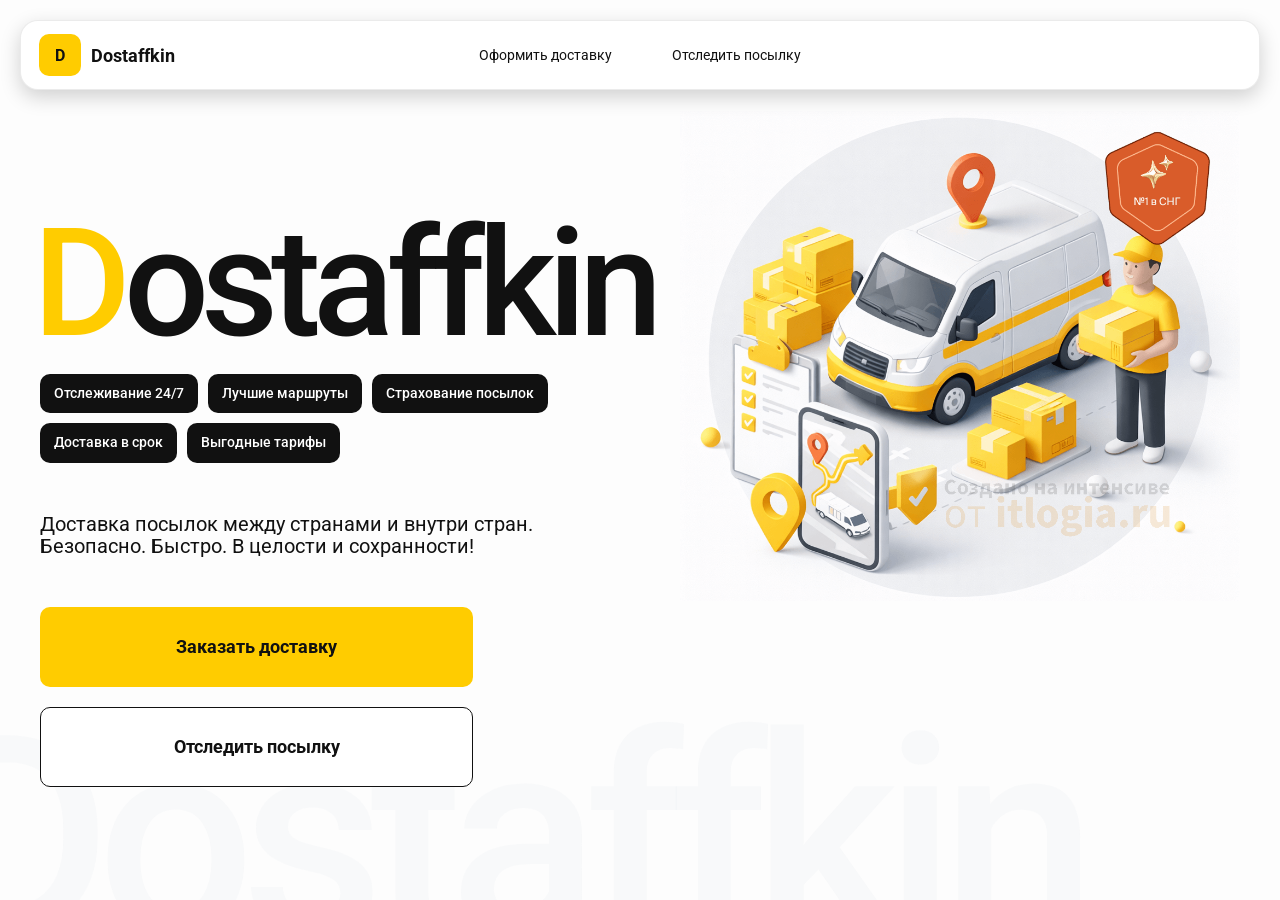
<file: index.html>
<!doctype html>
<html lang="ru">

<head>
    <meta charset="utf-8" />
    <meta name="viewport" content="width=device-width,initial-scale=1,maximum-scale=1,user-scalable=0" />
    <title>Dostaffkin — Доставка посылок между странами и внутри стран. Безопасно. Быстро. В целости и сохранности!
    </title>

    <link href="styles/base.css" rel="stylesheet" />
    <link href="styles/base_adaptive.css" rel="stylesheet" />

    <link href="styles/index.css" rel="stylesheet" />
    <link href="styles/index_adaptive.css" rel="stylesheet" />
</head>


<body>
    <div class="container">
        <header class="header">
            <a class="header-brand" href="#">
                <div class="header-logo">D</div>
                <div class="header-title">Dostaffkin</div>
            </a>
            <nav class="header-menu">
                <a class="header-link" href="./order.html">Оформить <span>доставку</span></a>
                <a class="header-link" href="./track.html">Отследить <span>посылку</span></a>
            </nav>
        </header>


        <main class="main">
            <section class="main-info">
                <div class="main-title">
                    <span>D</span>ostaffkin
                </div>

                <div class="main-features">
                    <div class="main-feature">Отслеживание 24/7</div>
                    <div class="main-feature">Лучшие маршруты</div>
                    <div class="main-feature">Страхование посылок</div>
                    <div class="main-feature">Доставка в срок</div>
                    <div class="main-feature">Выгодные тарифы</div>
                </div>

                <div class="main-description">
                    Доставка посылок между странами и внутри стран.
                    Безопасно. Быстро. В целости и сохранности!
                </div>

                <div class="main-actions">
                    <a class="button" type="button" href="./order.html">Заказать доставку</a>
                    <a class="button button-white" type="button" href="./track.html">Отследить посылку</a>
                </div>
            </section>
            <div class="main-title-ghost">Dostaffkin</div>
            <section class="main-image">
                <img src="images/main-image.png" alt="Main image" />
            </section>


        </main>



    </div>



</body>

</html>
</file>
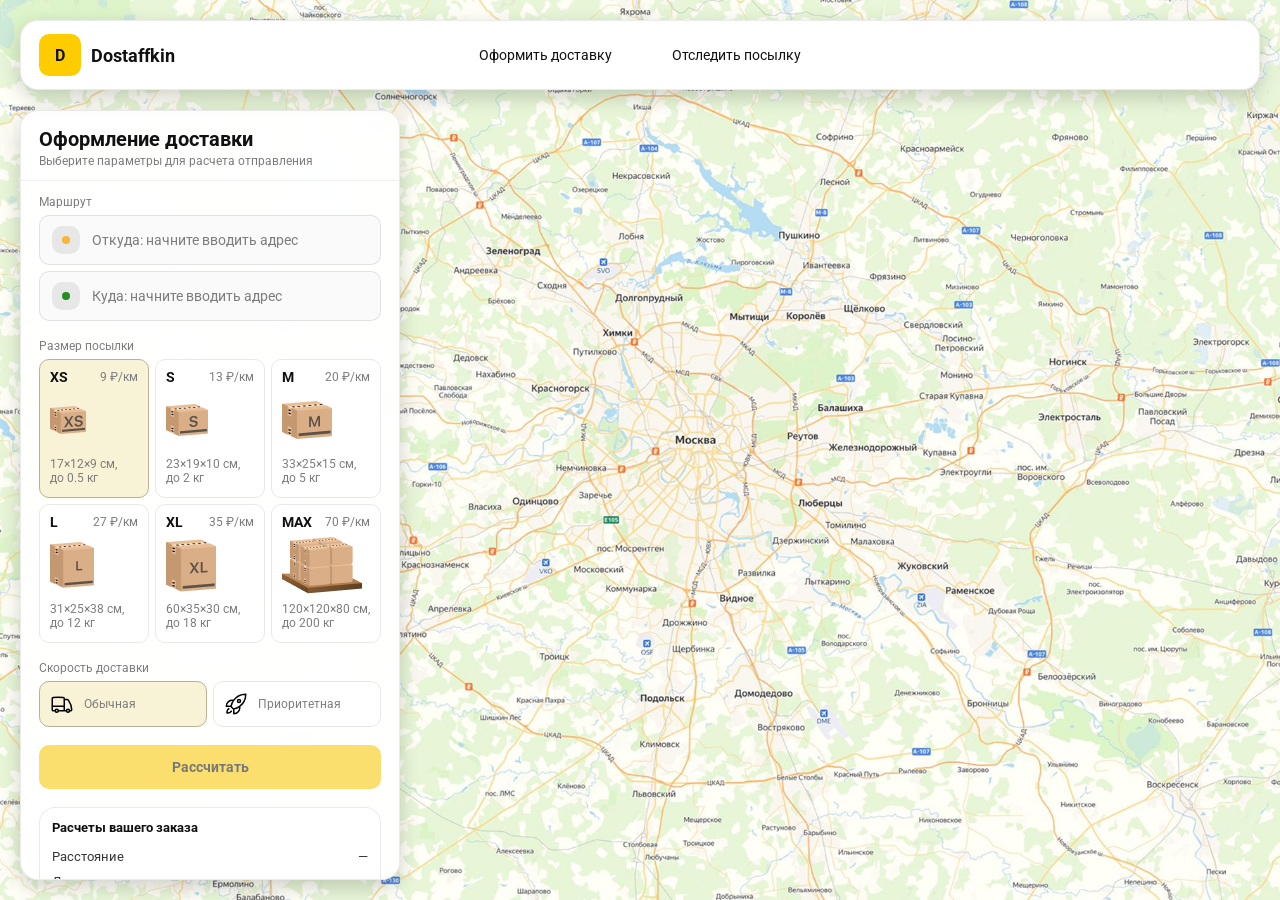
<file: order.html>
<!doctype html>
<html lang="ru">

<head>
    <meta charset="utf-8" />
    <meta name="viewport" content="width=device-width,initial-scale=1,maximum-scale=1,user-scalable=0" />
    <title>Оформление доставки</title>

    <link rel="stylesheet" href="styles/base.css" />
    <link rel="stylesheet" href="styles/base_adaptive.css" />

    <link rel="stylesheet" href="styles/order.css" />
    <link rel="stylesheet" href="styles/order_adaptive.css" />
</head>

<body>
    <div id="map"></div>


    <header class="header">
        <a class="header-brand" href="./index.html">
            <div class="header-logo">D</div>
            <div class="header-title">Dostaffkin</div>
        </a>
        <nav class="header-menu">
            <a class="header-link" href="#">Оформить <span>доставку</span></a>
            <a class="header-link" href="./track.html">Отследить <span>посылку</span></a>
        </nav>
    </header>
    <aside class="main" id="sidebar">
        <div class="main-header">
            <div class="main-title">Оформление доставки</div>
            <div class="main-text">Выберите параметры для расчета отправления</div>
        </div>
        <div class="main-content">
            <div class="main-route">
                <div class="main-block-title">Маршрут</div>
                <div class="main-fields">
                    <div class="main-field" id="fromField">
                        <div class="main-pin"></div>
                        <input id="from" placeholder="Откуда: начните вводить адрес" autocomplete="off" />
                        <div class="main-ac" id="fromAc" role="listbox" aria-label="Подсказки адресов"></div>
                    </div>

                    <div class="main-field" id="toField">
                        <div class="main-pin"></div>
                        <input id="to" placeholder="Куда: начните вводить адрес" autocomplete="off" />
                        <div class="main-ac" id="toAc" role="listbox" aria-label="Подсказки адресов"></div>
                    </div>
                </div>
            </div>
            <div class="main-package">
                <div class="main-block-title">Размер посылки</div>

                <div class="main-sizes">
                    <div class="main-size-card is-active" data-value="xs">
                        <div class="main-size-top">
                            <div class="main-size-label">XS</div>
                            <div class="main-size-rate">9 ₽/км</div>
                        </div>
                        <div class="main-size-media">
                            <img src="images/sizes/xs.png" alt="Короб XS" />
                        </div>
                        <div class="main-size-description">17×12×9 см,<br>до 0.5 кг</div>
                    </div>

                    <div class="main-size-card" data-value="s">
                        <div class="main-size-top">
                            <div class="main-size-label">S</div>
                            <div class="main-size-rate">13 ₽/км</div>
                        </div>
                        <div class="main-size-media">
                            <img src="images/sizes/s.png" alt="Короб S" />
                        </div>
                        <div class="main-size-description">23×19×10 см,<br>до 2 кг</div>
                    </div>

                    <div class="main-size-card" data-value="m">
                        <div class="main-size-top">
                            <div class="main-size-label">M</div>
                            <div class="main-size-rate">20 ₽/км</div>
                        </div>
                        <div class="main-size-media">
                            <img src="images/sizes/m.png" alt="Короб M" />
                        </div>
                        <div class="main-size-description">33×25×15 см,<br>до 5 кг</div>
                    </div>

                    <div class="main-size-card" data-value="l">
                        <div class="main-size-top">
                            <div class="main-size-label">L</div>
                            <div class="main-size-rate">27 ₽/км</div>
                        </div>
                        <div class="main-size-media">
                            <img src="images/sizes/l.png" alt="Короб L" />
                        </div>
                        <div class="main-size-description">31×25×38 см,<br>до 12 кг</div>
                    </div>

                    <div class="main-size-card" data-value="xl">
                        <div class="main-size-top">
                            <div class="main-size-label">XL</div>
                            <div class="main-size-rate">35 ₽/км</div>
                        </div>
                        <div class="main-size-media">
                            <img src="images/sizes/xl.png" alt="Короб XL" />
                        </div>
                        <div class="main-size-description">60×35×30 см,<br>до 18 кг</div>
                    </div>

                    <div class="main-size-card" data-value="max">
                        <div class="main-size-top">
                            <div class="main-size-label">MAX</div>
                            <div class="main-size-rate">70 ₽/км</div>
                        </div>
                        <div class="main-size-media main-size-media-palleta">
                            <img src="images/sizes/max.png" alt="Паллета" />
                        </div>
                        <div class="main-size-description">120×120×80 см,<br>до 200 кг</div>
                    </div>
                </div>
            </div>
<div class="main-speed">
    <div class="main-block-title">Скорость доставки</div>

    <div class="main-speeds">
        <div class="main-speed-card is-active" data-value="regular">
            <img class="main-speed-media" src="images/icons/regular.svg" alt="Regular"/>
            <div class="main-speed-description">Обычная</div>
        </div>
        <div class="main-speed-card" data-value="fast">
            <img class="main-speed-media" src="images/icons/fast.svg" alt="Fast"/>
            <div class="main-speed-description">Приоритетная</div>
        </div>

    </div>
</div>
            <div class="main-calculate-block">
                <button id="calc" class="button calculate-button" type="button" disabled>Рассчитать</button>
            </div>
            <div class="main-result" id="result">
                <div class="main-result-title">Расчеты вашего заказа</div>
                <div class="main-result-lines">
                    <div class="main-result-line"><span>Расстояние</span><span id="distanceValue">—</span></div>
                    <div class="main-result-line"><span>Доставим через</span><span id="durationValue">—</span></div>
                    <div class="main-result-line"><span>Тариф</span><span id="rateValue">—</span></div>
                </div>
                <div class="main-price">
                    <div class="main-price-label">Итого</div>
                    <div class="main-price-value" id="totalValue">—</div>
                </div>
            </div>

            <div class="main-order-box">
                <div class="main-order-form" id="orderForm">
                    <div class="main-order-title">Оформление доставки</div>
                    <div class="main-block-info-row">
                        <div class="main-block-title">Контакты</div>
                        <div class="order-fields">
                            <div class="main-field">
                                <input id="customerName" placeholder="Ваше имя" autocomplete="off" />
                            </div>
                            <div class="main-field">
                                <input id="customerPhone" placeholder="Ваш телефон" autocomplete="off"
                                    inputmode="tel" />
                            </div>
                        </div>
                    </div>
                    <div class="main-block-info-row extra-info">
                        <div class="main-block-title">Дополнительная информация</div>
                        <div class="main-field textarea">
                            <textarea id="comment" placeholder="Детали доставки и комментарии"></textarea>
                        </div>
                    </div>
                    <button id="submit" class="button main-submit-request" type="button" disabled>Отправить
                        заявку
                    </button>
                </div>

                <div class="main-order-success" id="orderSuccess">
                    <div class="main-success-icon">✓</div>
                    <div class="main-success-title">Заявка отправлена!</div>
                    <div class="main-success-title">Номер отправления – <span id="orderId"></span></div>
                    <div class="main-success-subtitle">Мы скоро свяжемся с вами</div>
                </div>
            </div>



        </div>




    </aside>




</body>

</html>
</file>
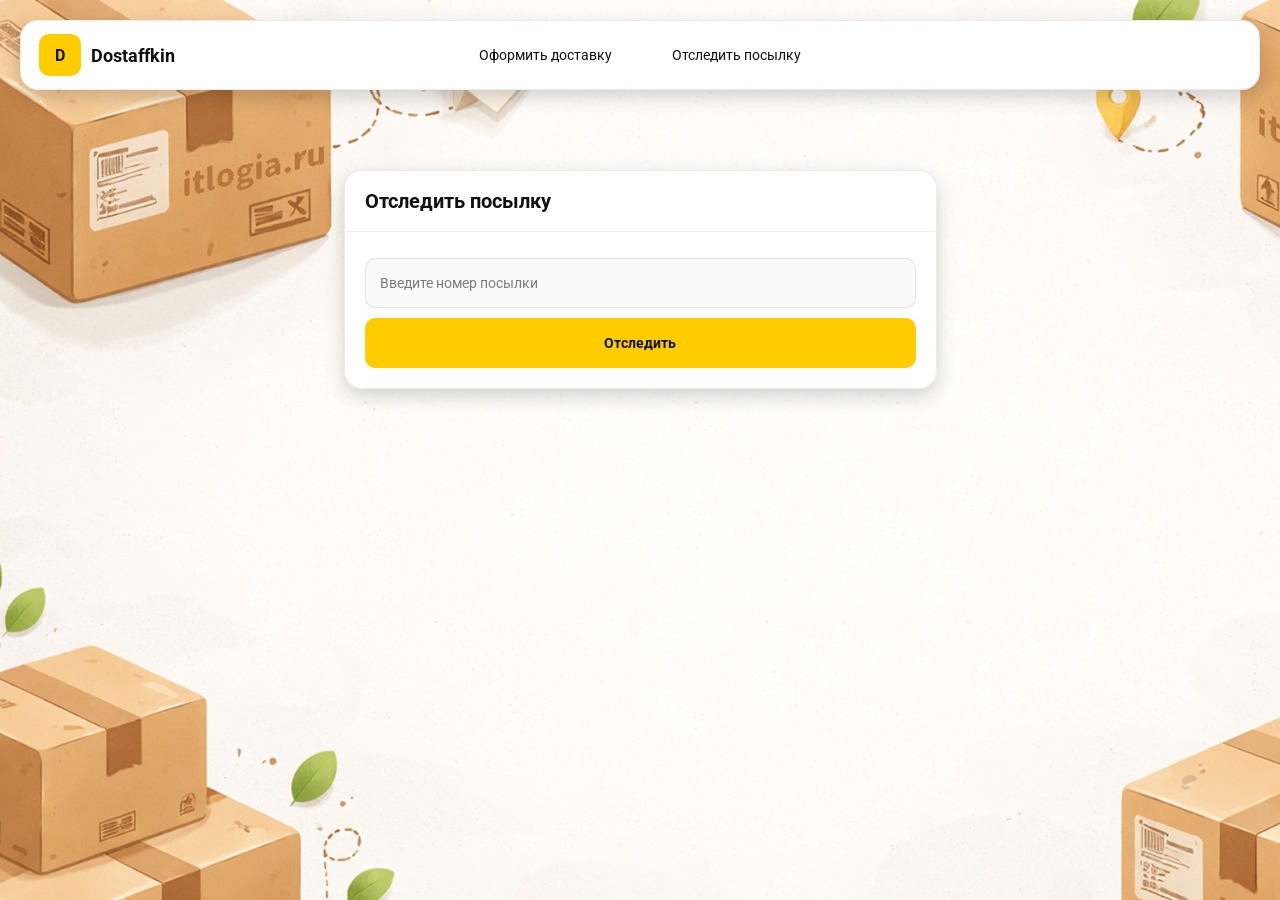
<file: track.html>
<!doctype html>
<html lang="ru">

<head>
    <meta charset="utf-8" />
    <meta name="viewport" content="width=device-width,initial-scale=1,maximum-scale=1,user-scalable=0" />
    <title>Отследить посылку</title>
    <link rel="stylesheet" href="styles/base.css" />
    <link rel="stylesheet" href="styles/base_adaptive.css" />

    <link rel="stylesheet" href="styles/track.css" />
    <link rel="stylesheet" href="styles/track_adaptive.css" />
</head>

<body>
    <div class="container">
        <header class="header">
            <a class="header-brand" href="./index.html">
                <div class="header-logo">D</div>
                <div class="header-title">Dostaffkin</div>
            </a>
            <nav class="header-menu">
                <a class="header-link" href="./order.html">Оформить <span>доставку</span></a>
                <a class="header-link" href="#">Отследить <span>посылку</span></a>
            </nav>
        </header>
        <main class="track-content">
            <section class="track-card track-search">
                <div class="track-title">Отследить посылку</div>
                <div class="track-action">
                    <div class="main-field track-field">
                        <input id="trackNumber" placeholder="Введите номер посылки" autocomplete="off" />
                    </div>
                    <button id="trackButton" class="button track-button" type="button">Отследить</button>
                </div>
            </section>

            <section class="track-card track-result" id="trackResult">
                <div class="track-result-header">
                    <div class="track-id" id="trackIdValue"></div>
                    <div class="track-routes">
                        <div class="track-route">
                            <div class="track-route-pin">
                                <svg xmlns="http://www.w3.org/2000/svg" fill="none" viewBox="0 0 24 24"
                                    stroke-width="1.5" stroke="orange" class="size-6">
                                    <path stroke-linecap="round" stroke-linejoin="round"
                                        d="M15 10.5a3 3 0 1 1-6 0 3 3 0 0 1 6 0Z" />
                                    <path stroke-linecap="round" stroke-linejoin="round"
                                        d="M19.5 10.5c0 7.142-7.5 11.25-7.5 11.25S4.5 17.642 4.5 10.5a7.5 7.5 0 1 1 15 0Z" />
                                </svg>
                            </div>
                            <div class="track-route-address" id="trackFromValue">
                                Откуда: Москва, улица Арбат, 1
                            </div>
                        </div>
                        <div class="track-route track-route-arrow">
                            <svg xmlns="http://www.w3.org/2000/svg" fill="none" viewBox="0 0 24 24" stroke-width="1.5"
                                stroke="currentColor" class="size-6">
                                <path stroke-linecap="round" stroke-linejoin="round"
                                    d="M19.5 13.5 12 21m0 0-7.5-7.5M12 21V3" />
                            </svg>
                        </div>
                        <div class="track-route">
                            <div class="track-route-pin">
                                <svg xmlns="http://www.w3.org/2000/svg" fill="none" viewBox="0 0 24 24"
                                    stroke-width="1.5" stroke="green" class="size-6">
                                    <path stroke-linecap="round" stroke-linejoin="round"
                                        d="M15 10.5a3 3 0 1 1-6 0 3 3 0 0 1 6 0Z" />
                                    <path stroke-linecap="round" stroke-linejoin="round"
                                        d="M19.5 10.5c0 7.142-7.5 11.25-7.5 11.25S4.5 17.642 4.5 10.5a7.5 7.5 0 1 1 15 0Z" />
                                </svg>
                            </div>
                            <div class="track-route-address" id="trackToValue">
                                Куда: Минск, проспект Независимости, 58
                            </div>
                        </div>
                    </div>
                </div>
                <div class="track-info">
                    <div class="track-status-title">Статус данной посылки:</div>
                    <div class="track-status-list" id="trackStatusList">


                        <div class="track-status created">
                            <img src="images/icons/created.svg" class="track-status-icon" alt="Created">
                            <div class="track-status-text">
                                <div class="track-status-text-state">Создан</div>
                                <div class="track-status-text-date">10.01.2026</div>
                            </div>
                        </div>

                        <div class="track-status in-way">
                            <img src="images/icons/in-way.svg" class="track-status-icon" alt="In way">
                            <div class="track-status-text">
                                <div class="track-status-text-state">В пути: Москва</div>
                                <div class="track-status-text-date">18.01.2026</div>
                            </div>
                        </div>

                        <div class="track-status ready">
                            <img src="images/icons/ready.svg" class="track-status-icon" alt="Ready">
                            <div class="track-status-text">
                                <div class="track-status-text-state">Готов к выдаче</div>
                                <div class="track-status-text-date">25.01.2026</div>
                            </div>
                        </div>

                        <div class="track-status done">
                            <img src="images/icons/done.svg" class="track-status-icon" alt="Done">
                            <div class="track-status-text">
                                <div class="track-status-text-state">Вручен</div>
                                <div class="track-status-text-date">27.01.2026</div>
                            </div>
                        </div>

                    </div>
                </div>
            </section>



        </main>







    </div>
</body>

</html>
</file>
<file: styles/base.css>
*, *::before, *::after {
    box-sizing: border-box;
}

@font-face {
    font-family: "Roboto";
    src: url("../fonts/Roboto-Regular.ttf");
    font-weight: normal;
}

@font-face {
    font-family: "Roboto";
    src: url("../fonts/Roboto-Bold.ttf");
    font-weight: bold;
}

@font-face {
    font-family: "Roboto";
    src: url("../fonts/Roboto-Medium.ttf");
    font-weight: 500;
}

html, body {
    margin: 0;
    color: #111111;
    font-family: "Roboto", sans-serif;
}

body {
    background: #FDFDFD;
}

.header {
    border-radius: 18px;
    box-shadow: 0 7px 20px 0 #0000002E;
    backdrop-filter: blur(10px);
    background: #ffffff;
    left: 20px;
    border: 1px solid rgba(0, 0, 0, 0.08);
    position: fixed;
    right: 20px;
    top: 20px;
    padding: 14px 18px;
    height: 70px;
    display: flex;
    align-items: center;
    z-index: 6;
}
.header-brand {
    display: flex;
    align-items: center;
    text-decoration: none;
    gap: 10px;
}

.header-logo {
    width: 42px;
    height: 42px;
    border-radius: 10px;
    background: #FFCC00;
    display: grid;
    place-items: center;
    font-weight: bold;
    color: #111;
}

.header-title {
    font-size: 18px;
    font-weight: bold;
    color: #111111;
    text-decoration: none;
}

.header-menu {
    display: flex;
    align-items: center;
    gap: 60px;
    margin: 0;
    position: absolute;
    left: 50%;
    transform: translateX(-50%);
}

.header-link {
    font-size: 14px;
    color: #111111;
    text-decoration: none;
}
.button {
    border: 0;
    outline: none;
    height: 44px;
    border-radius: 10px;
    font-size: 14px;
    font-weight: bold;
    cursor: pointer;
    font-family: inherit;
    transition: transform .08s ease, opacity .12s ease;
    background: #ffcc00;
    color: #111111;
    text-align: center;
    text-decoration: none;
}

.button:hover {
    background-color: #E5BC19;
}

.button:disabled {
    cursor: not-allowed;
    background-color: #FADE6E;
    color: #787878;
    transform: none;
}

.button.button-white {
    background: #ffffff;
    border: 1px solid #111111;
}

.button.button-white:hover {
    background: rgb(241 241 241);
}
.main-field {
    display: flex;
    align-items: center;
    margin-top: 6px;
    gap: 10px;
    border: 1px solid #1111111A;
    background: #FAFAFA;
    border-radius: 10px;
    padding: 10px 12px;
    position: relative;
    box-sizing: border-box;
    height: 50px;
}

.main-field.textarea {
    height: auto;
}

.main-pin {
    width: 28px;
    height: 28px;
    border-radius: 10px;
    background: rgba(17, 17, 17, 0.08);
    display: grid;
    place-items: center;
    flex: 0 0 auto;
    position: relative;
}

.main-pin::before {
    content: "";
    width: 8px;
    height: 8px;
    border-radius: 999px;
    background: orange;
    opacity: .75;
    display: block;
}

.main-field:last-child .main-pin::before {
    background: green;
    opacity: .85;
}

input, textarea {
    width: 100%;
    border: 0;
    outline: none;
    background: transparent;
    font-size: 14px;
    color: #111111;
    font-family: inherit;
}

textarea {
    resize: vertical;
    min-height: 72px;
    padding: 2px 0;
}

input::placeholder, textarea::placeholder {
    color: #7C7C7C;
}

.main-field:focus-within {
    border-color: rgba(0, 0, 0, 0.20);
    box-shadow: 0 0 0 4px rgba(255, 204, 0, 0.35);
    background: rgba(255, 255, 255, 0.75);
}
</file>
<file: styles/base_adaptive.css>
@media (max-width: 767px) {
    .header {
        left: 10px;
        right: 10px;
        top: 10px;
    }

    .header-link span {
        display: none;
    }

    .header-menu {
        gap: 20px;
        justify-content: flex-start;
        margin: 0 0 0 30px;
        position: static;
        transform: none;
    }
}

@media (max-width: 420px) {
    .header-title {
        display: none;
    }
}

@media (max-width: 374px) {
    .header-menu {
        gap: 10px;
        margin: 0 0 0 10px;
    }
}
</file>
<file: styles/index.css>
.container {
    overflow: hidden;
    min-height: 100vh;
}
.main {
    padding: 111px 40px 40px;
    position: relative;
    display: flex;
}
.main-info {
    max-width: 840px;
    width: 100%;
    position: relative;
}
.main-title {
    margin-top: 98px;
    font-weight: 500;
    font-size: 200px;
    line-height: 1;
    letter-spacing: -0.05em;
    color: #111111;
    left: -15px;
    position: relative;
}

.main-title span {
    color: #ffcc00;
}
.main-features {
    margin-top: 15px;
    display: flex;
    flex-wrap: wrap;
    gap: 10px;
}

.main-feature {
    background: #111111;
    color: #ffffff;
    padding: 12px 14px;
    font-weight: 500;
    font-size: 14px;
    line-height: 1.1;
    border-radius: 10px;
}
.main-description {
    margin-top: 50px;
    max-width: 500px;
    font-size: 20px;
    line-height: 1.1;
    color: #111111;
}
.main-actions {
    margin-top: 50px;
    display: flex;
    flex-direction: column;
    gap: 20px;
}

.main-actions .button {
    height: 80px;
    width: 433px;
    font-size: 18px;
    font-weight: bold;
    place-items: center;
    display: grid;
}
.main-title-ghost {
    position: absolute;
    z-index: -1;
    left: -70px;
    bottom: -150px;
    font-weight: 500;
    font-size: 278px;
    line-height: 1;
    letter-spacing: -0.05em;
    color: #ECEDF04D;
}
.main-image {
    width: 1024px;
    top: 100px;
    z-index: -2;
}

.main-image img {
    width: 100%;
    max-width: 1024px;
    height: auto;
    display: block;
}
</file>
<file: styles/index_adaptive.css>
@media (max-width: 1760px) {
    .main-title {
        font-size: 150px;
        left: -7px;
    }

    .main-info {
        max-width: 640px;
    }
}
@media (max-width: 1200px) {
    .main-info {
        max-width: 540px;
    }

    .main {
        padding: 111px 20px 20px;
    }

    .main-title {
        font-size: 120px;
        left: -4px;
    }

    .main-title-ghost {
        font-size: 220px;
    }
}
@media (max-width: 1024px) {
    .main-title {
        margin-top: 30px;
    }

    .main {
        flex-direction: column-reverse;
    }

    .main-image {
        max-width: 350px;
        position: absolute;
        left: 370px;
        top: 370px;
    }

    .main-info {
        max-width: 100%;
    }

    .main-actions {
        gap: 10px;
    }

    .main-actions .button {
        height: 50px;
        font-size: 14px;
        width: auto;
        max-width: 300px;
    }

    .main-description {
        max-width: 350px;
    }
}
@media (max-width: 570px) {
    .main-title {
        font-size: 88px;
    }

    .main-description {
        max-width: 100%
    }

    .main-actions {
       width: 100%;
    }

    .main-actions .button {
        width: 100%;
        max-width: 100%
    }

    .main-image {
        max-width: 650px;
        position: absolute;
        left: 170px;
        top: 70px;
        opacity: 0.2;
    }
}
@media (max-width: 400px) {
    .main-title {
        font-size: 70px;
    }
}
</file>
<file: styles/order.css>
#map {
    background-image: url("../images/order-bg.png");
    background-size: cover;
    position: fixed;
    inset: 0;
}
.main {
    border-radius: 18px;
    box-shadow: 0 7px 20px 0 #0000002E;
    backdrop-filter: blur(10px);
    background: rgba(255, 255, 255, 0.96);
    left: 20px;
    border: 1px solid rgba(0, 0, 0, 0.08);
    position: fixed;
    top: 110px;
    bottom: 20px;
    width: 380px;
    display: flex;
    flex-direction: column;
    overflow: hidden;
    z-index: 5;
}
.main-header {
    padding: 18px 18px 12px 18px;
    border-bottom: 1px solid rgba(0, 0, 0, 0.06);
    display: flex;
    flex-direction: column;
}

.main-title {
    font-size: 20px;
    line-height: 100%;
    font-weight: bold;
}

.main-text {
    font-size: 12px;
    margin-top: 5px;
    color: #7C7C7C;
}

.main-content {
    padding: 14px 18px 18px 18px;
    overflow: auto;
    scrollbar-width: none;
    display: flex;
    flex-direction: column;
    gap: 18px;
    flex: 1;
}
.main-block-title {
    font-size: 12px;
    color: #7C7C7C;
}

.main-route .main-block-title,
.main-package .main-block-title {
    margin-bottom: 6px;
}
.main-sizes {
    display: grid;
    gap: 6px;
    grid-template-columns: repeat(3, 1fr);
}

.main-size-card {
    border: 1px solid #E8E8E7;
    background: #FFFFFF;
    border-radius: 10px;
    padding: 10px;
    cursor: pointer;
    user-select: none;
    transition: transform .08s ease, border-color .12s ease, background .12s ease;
    min-height: 139px;
}

.main-size-card:hover {
    transform: translateY(-1px);
}

.main-size-card.is-active {
    background-color: #F8F2D6;
    border-color: #B7B196;
}

.main-size-top {
    display: flex;
    align-items: center;
    justify-content: space-between;
}

.main-size-label {
    font-weight: bold;
    font-size: 14px;
    color: #111111;
    line-height: 100%;
}

.main-size-rate {
    font-size: 12px;
    color: #7C7C7C;
    line-height: 100%;
}

.main-size-media {
    margin-top: 8px;
    height: 57px;
}

.main-size-description {
    margin-top: 8px;
    font-size: 12px;
    color: #7C7C7C;
    line-height: 1.2;
}
.calculate-button {
    width: 100%;
}
.main-result {
    border: 1px solid rgba(0, 0, 0, 0.08);
    background: rgba(255, 255, 255, 0.75);
    border-radius: 16px;
    padding: 12px;
    line-height: 1.25;
}

.main-result-title {
    font-weight: bold;
    font-size: 13px;
    color: #111111;
    margin-bottom: 13px;
}

.main-result-lines {
    gap: 8px;
    display: flex;
    flex-direction: column;
}

.main-result-line {
    font-size: 13px;
    color: rgba(17, 17, 17, 0.85);
    display: flex;
    justify-content: space-between;
}

.main-price {
    margin-top: 18px;
    padding-top: 10px;
    border-top: 1px dashed rgba(0, 0, 0, 0.12);
    display: flex;
    align-items: baseline;
    justify-content: space-between;
}

.main-price-label {
    font-size: 12px;
    color: rgba(17, 17, 17, 0.55);
}

.main-price-value {
    font-size: 20px;
    font-weight: bold;
    color: #111111;
    letter-spacing: -0.3px;
}
.main-order-box {
    background: #ffffff;
    border: 1px solid #E8E8E7;
    border-radius: 10px;
    padding: 12px;
}

.main-order-title {
    margin-bottom: 8px;
    font-weight: bold;
    font-size: 14px;
    color: #111111;
}

.main-block-info {
    display: flex;
    flex-direction: column;
    gap: 6px;
}

.order-fields {
    display: grid;
    grid-template-columns: 1fr 1fr;
    column-gap: 10px;
    margin-top: 6px;
}

.main-block-info-row.extra-info {
    display: block;
    margin-top: 13px;
}

.main-submit-request {
    width: 100%;
    margin-top: 6px;
}

.main-order-success {
    display: none;
    text-align: center;
    padding: 22px 12px;
    gap: 12px;
}

.main-order-success.is-visible {
    display: flex;
    flex-direction: column;
    align-items: center;
}

.main-success-icon {
    width: 56px;
    height: 56px;
    border-radius: 50%;
    background: #16a34a;
    color: #ffffff;
    display: grid;
    place-items: center;
    font-size: 30px;
}

.main-success-title {
    font-size: 14px;
    font-weight: bold;
    color: #111111;
}

.main-success-subtitle {
    font-size: 12px;
    color: rgba(17, 17, 17, 0.55);
    line-height: 1.3;
}

.main-speed .main-block-title {
    margin-bottom: 6px;
}

.main-speeds {
    display: grid;
    gap: 6px;
    grid-template-columns: repeat(2, 1fr);
}

.main-speed-card {
    border: 1px solid #E8E8E7;
    background: #FFFFFF;
    border-radius: 10px;
    padding: 10px;
    cursor: pointer;
    user-select: none;
    transition: transform .08s ease, border-color .12s ease, background .12s ease;
    display: flex;
    align-items: center;
    gap: 10px;
}

.main-speed-card:hover {
    transform: translateY(-1px);
}

.main-speed-card.is-active {
    background-color: #F8F2D6;
    border-color: #B7B196;
}

.main-speed-description {
    font-size: 12px;
    color: #7C7C7C;
    line-height: 1.2;
}
</file>
<file: styles/order_adaptive.css>
@media (max-width: 767px) {
    .main {
        left: 10px;
        right: 10px;
        top: 50%;
        bottom: 12px;
        width: auto;
        max-width: none;
    }
}

@media (max-width: 420px) {
    .main-sizes {
        grid-template-columns: repeat(2, 1fr);
    }
}
</file>
<file: styles/track.css>
.container {
    background: #F4F4F4 url("../images/track-bg.png");
    background-size: cover;
    min-height: 100vh;
    padding: 170px 0 50px 0;
}
.track-content {
    width: 593px;
    margin: 0 auto;
}
.track-card {
    width: 100%;
    border-radius: 18px;
    box-shadow: 0 7px 20px 0 #0000002E;
    backdrop-filter: blur(10px);
    background: rgba(255, 255, 255, 0.96);
    border: 1px solid rgba(0, 0, 0, 0.08);
}

.track-title {
    font-size: 20px;
    line-height: 100%;
    font-weight: bold;
    border-bottom: 1px solid #EEEEEE;
    padding: 20px;
}

.track-action {
    padding: 20px;
}

.track-button {
    width: 100%;
    height: 50px;
}

.track-field {
    margin-bottom: 10px;
}
.track-result {
    margin-top: 5px;
    display: none;
}

.track-result.is-visible {
    display: block;
}

.track-result-header {
    font-weight: bold;
    font-size: 14px;
    color: #111111;
    padding: 20px;
    border-bottom: 1px solid #EEEEEE;
}

.track-id {
    margin-bottom: 12px;
    font-size: 20px;
}

.track-routes {
    display: flex;
    flex-direction: column;
    gap: 10px;
    font-weight: normal;
}

.track-route {
    display: flex;
    align-items: center;
    gap: 10px;
}

.track-route-pin {
    width: 24px;
    height: 24px;
    flex-shrink: 0;
}

.track-route-arrow {
    padding: 15px 0;
    width: 24px;
    height: 24px;
}

.track-info {
    padding: 20px;
}

.track-status {
    display: flex;
    align-items: center;
    font-size: 12px;
    gap: 10px;
}

.track-status-title {
    font-size: 14px;
    color: #111111;
    margin-bottom: 20px;
}

.track-status-list {
    display: flex;
    flex-direction: column;
    gap: 15px;
}

.track-status-icon {
    width: 40px;
    height: 40px;
    border-radius: 50%;
    background: rgba(17, 17, 17, 0.08);
    display: grid;
    place-items: center;
    flex: 0 0 auto;
}

.track-status.created .track-status-icon {
    background-color: #F1CB00;
}

.track-status.in-way .track-status-icon {
    background-color: #F08A11;
}

.track-status.ready .track-status-icon {
    background-color: #A35D0A;
}

.track-status.done .track-status-icon {
    background-color: #37C93B;
}

.track-status-text {
    display: flex;
    align-items: center;
    justify-content: space-between;
    color: #111111;
    font-size: 12px;
    flex: 1;
}

.track-status-date {
    color: rgba(17, 17, 17, 0.55);
}
</file>
<file: styles/track_adaptive.css>
@media (max-width: 767px) {
    .container {
        padding: 130px 0 50px 0;
    }

    .track-content {
        width: 100%;
        padding-left: 10px;
        padding-right: 10px;
    }

    .track-result-header {
        padding: 20px;
    }
}
</file>
